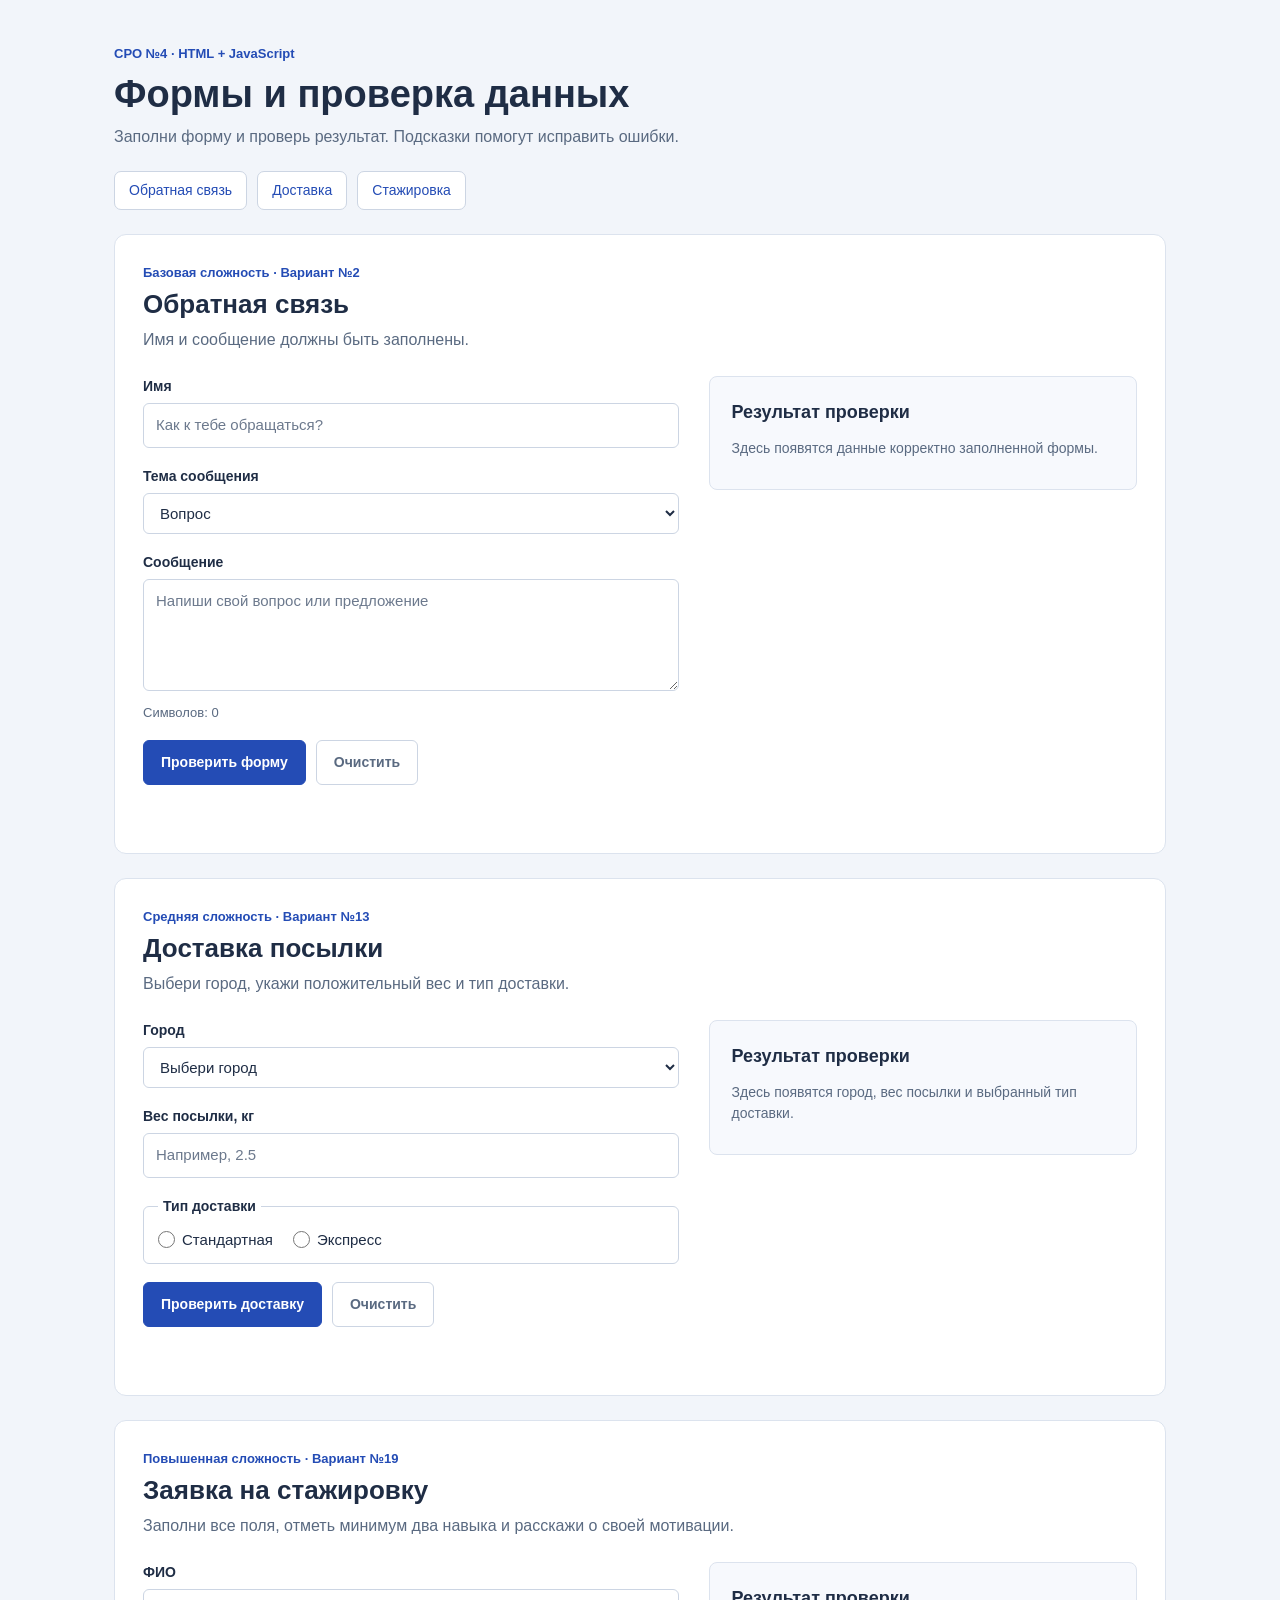
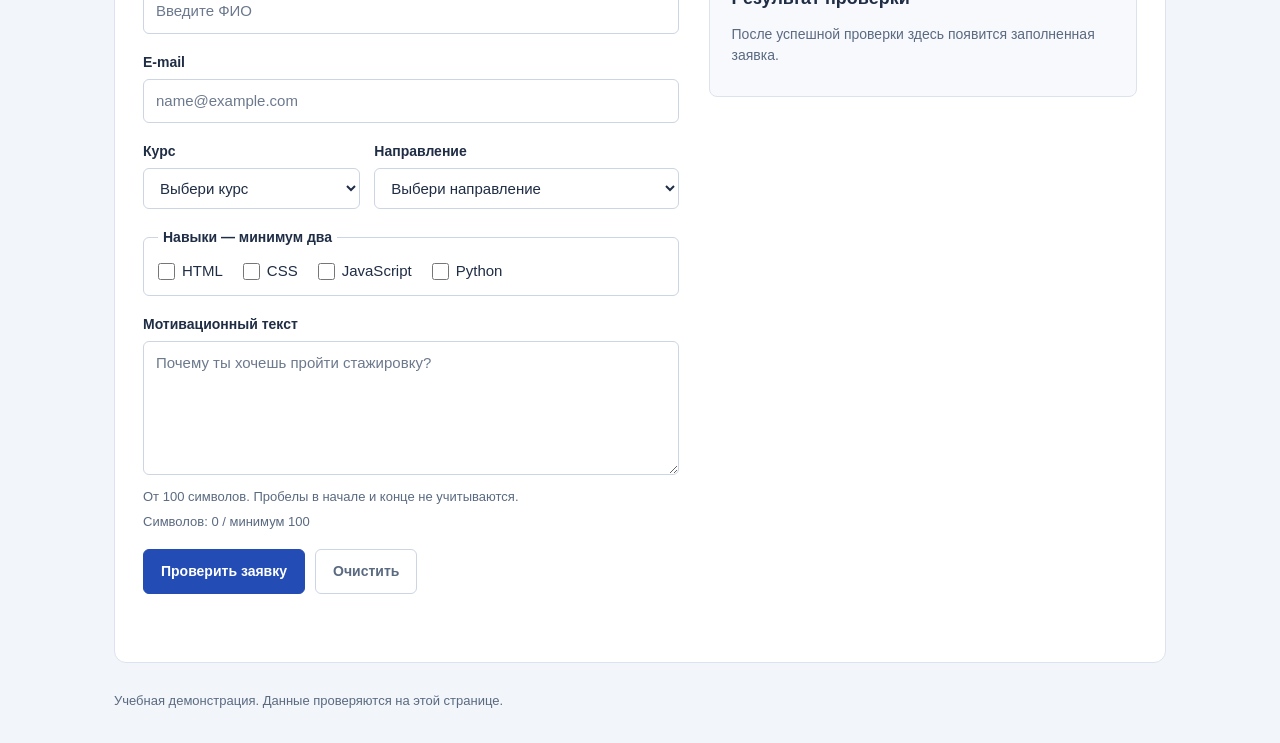
<file: Lab4/index.html>
<!DOCTYPE html>
<html lang="ru">
<head>
  <meta charset="UTF-8">
  <meta name="viewport" content="width=device-width, initial-scale=1.0">
  <title>СРО №4 — Формы и валидация</title>
  <link rel="stylesheet" href="style.css">
  <script src="script.js" defer></script>
</head>
<body>
  <header class="page-header">
    <p class="eyebrow">СРО №4 · HTML + JavaScript</p>
    <h1>Формы и проверка данных</h1>
    <p>Заполни форму и проверь результат. Подсказки помогут исправить ошибки.</p>
    <nav aria-label="Задания">
      <a href="#feedback-section">Обратная связь</a>
      <a href="#delivery-section">Доставка</a>
      <a href="#internship-section">Стажировка</a>
    </nav>
  </header>

  <main>
    <section class="task-card" id="feedback-section" aria-labelledby="feedback-heading">
      <div class="task-heading">
        <p class="eyebrow">Базовая сложность · Вариант №2</p>
        <h2 id="feedback-heading">Обратная связь</h2>
        <p>Имя и сообщение должны быть заполнены.</p>
      </div>
      <div class="task-layout">
        <form id="feedback-form" novalidate>
          <div class="field">
            <label for="feedback-name">Имя</label>
            <input id="feedback-name" name="name" type="text" placeholder="Как к тебе обращаться?" autocomplete="given-name" aria-describedby="feedback-name-error">
            <p class="field-error" id="feedback-name-error"></p>
          </div>
          <div class="field">
            <label for="feedback-topic">Тема сообщения</label>
            <select id="feedback-topic" name="topic">
              <option value="Вопрос">Вопрос</option>
              <option value="Предложение">Предложение</option>
              <option value="Отзыв">Отзыв</option>
            </select>
          </div>
          <div class="field">
            <label for="feedback-message">Сообщение</label>
            <textarea id="feedback-message" name="message" rows="4" placeholder="Напиши свой вопрос или предложение" aria-describedby="feedback-message-error feedback-counter"></textarea>
            <p class="field-help" id="feedback-counter">Символов: 0</p>
            <p class="field-error" id="feedback-message-error"></p>
          </div>
          <div class="actions">
            <button type="submit">Проверить форму</button>
            <button type="reset" class="secondary">Очистить</button>
          </div>
          <p class="form-status" id="feedback-status" role="status"></p>
        </form>
        <aside class="result-panel" id="feedback-result" aria-live="polite">
          <h3>Результат проверки</h3>
          <p>Здесь появятся данные корректно заполненной формы.</p>
        </aside>
      </div>
    </section>

    <section class="task-card" id="delivery-section" aria-labelledby="delivery-heading">
      <div class="task-heading">
        <p class="eyebrow">Средняя сложность · Вариант №13</p>
        <h2 id="delivery-heading">Доставка посылки</h2>
        <p>Выбери город, укажи положительный вес и тип доставки.</p>
      </div>
      <div class="task-layout">
        <form id="delivery-form" novalidate>
          <div class="field">
            <label for="delivery-city">Город</label>
            <select id="delivery-city" name="city" aria-describedby="delivery-city-error">
              <option value="">Выбери город</option>
              <option value="Алматы">Алматы</option>
              <option value="Астана">Астана</option>
              <option value="Шымкент">Шымкент</option>
            </select>
            <p class="field-error" id="delivery-city-error"></p>
          </div>
          <div class="field">
            <label for="delivery-weight">Вес посылки, кг</label>
            <input id="delivery-weight" name="weight" type="number" step="any" placeholder="Например, 2.5" aria-describedby="delivery-weight-error">
            <p class="field-error" id="delivery-weight-error"></p>
          </div>
          <fieldset id="delivery-type" aria-describedby="delivery-type-error">
            <legend>Тип доставки</legend>
            <div class="choices">
              <label class="choice"><input type="radio" name="deliveryType" value="Стандартная"> Стандартная</label>
              <label class="choice"><input type="radio" name="deliveryType" value="Экспресс"> Экспресс</label>
            </div>
            <p class="field-error" id="delivery-type-error"></p>
          </fieldset>
          <div class="actions">
            <button type="submit">Проверить доставку</button>
            <button type="reset" class="secondary">Очистить</button>
          </div>
          <p class="form-status" id="delivery-status" role="status"></p>
        </form>
        <aside class="result-panel" id="delivery-result" aria-live="polite">
          <h3>Результат проверки</h3>
          <p>Здесь появятся город, вес посылки и выбранный тип доставки.</p>
        </aside>
      </div>
    </section>

    <section class="task-card" id="internship-section" aria-labelledby="internship-heading">
      <div class="task-heading">
        <p class="eyebrow">Повышенная сложность · Вариант №19</p>
        <h2 id="internship-heading">Заявка на стажировку</h2>
        <p>Заполни все поля, отметь минимум два навыка и расскажи о своей мотивации.</p>
      </div>
      <div class="task-layout">
        <form id="internship-form" novalidate>
          <div class="field">
            <label for="internship-name">ФИО</label>
            <input id="internship-name" name="fullName" type="text" placeholder="Введите ФИО" autocomplete="name" aria-describedby="internship-name-error">
            <p class="field-error" id="internship-name-error"></p>
          </div>
          <div class="field">
            <label for="internship-email">E-mail</label>
            <input id="internship-email" name="email" type="email" placeholder="name@example.com" autocomplete="email" aria-describedby="internship-email-error">
            <p class="field-error" id="internship-email-error"></p>
          </div>
          <div class="field-row">
            <div class="field">
              <label for="internship-course">Курс</label>
              <select id="internship-course" name="course" aria-describedby="internship-course-error">
                <option value="">Выбери курс</option>
                <option value="1">1 курс</option>
                <option value="2">2 курс</option>
                <option value="3">3 курс</option>
                <option value="4">4 курс</option>
              </select>
              <p class="field-error" id="internship-course-error"></p>
            </div>
            <div class="field">
              <label for="internship-direction">Направление</label>
              <select id="internship-direction" name="direction" aria-describedby="internship-direction-error">
                <option value="">Выбери направление</option>
                <option value="Веб-разработка">Веб-разработка</option>
                <option value="Анализ данных">Анализ данных</option>
                <option value="Тестирование">Тестирование</option>
              </select>
              <p class="field-error" id="internship-direction-error"></p>
            </div>
          </div>
          <fieldset id="internship-skills" aria-describedby="internship-skills-error">
            <legend>Навыки — минимум два</legend>
            <div class="choices skills">
              <label class="choice"><input type="checkbox" name="skills" value="HTML"> HTML</label>
              <label class="choice"><input type="checkbox" name="skills" value="CSS"> CSS</label>
              <label class="choice"><input type="checkbox" name="skills" value="JavaScript"> JavaScript</label>
              <label class="choice"><input type="checkbox" name="skills" value="Python"> Python</label>
            </div>
            <p class="field-error" id="internship-skills-error"></p>
          </fieldset>
          <div class="field">
            <label for="internship-motivation">Мотивационный текст</label>
            <textarea id="internship-motivation" name="motivation" rows="5" placeholder="Почему ты хочешь пройти стажировку?" aria-describedby="motivation-help internship-counter internship-motivation-error"></textarea>
            <p class="field-help" id="motivation-help">От 100 символов. Пробелы в начале и конце не учитываются.</p>
            <p class="field-help" id="internship-counter">Символов: 0 / минимум 100</p>
            <p class="field-error" id="internship-motivation-error"></p>
          </div>
          <div class="actions">
            <button type="submit">Проверить заявку</button>
            <button type="reset" class="secondary">Очистить</button>
          </div>
          <p class="form-status" id="internship-status" role="status"></p>
        </form>
        <aside class="result-panel" id="internship-result" aria-live="polite">
          <h3>Результат проверки</h3>
          <p>После успешной проверки здесь появится заполненная заявка.</p>
        </aside>
      </div>
    </section>
  </main>
  <footer>Учебная демонстрация. Данные проверяются на этой странице.</footer>
</body>
</html>
</file>
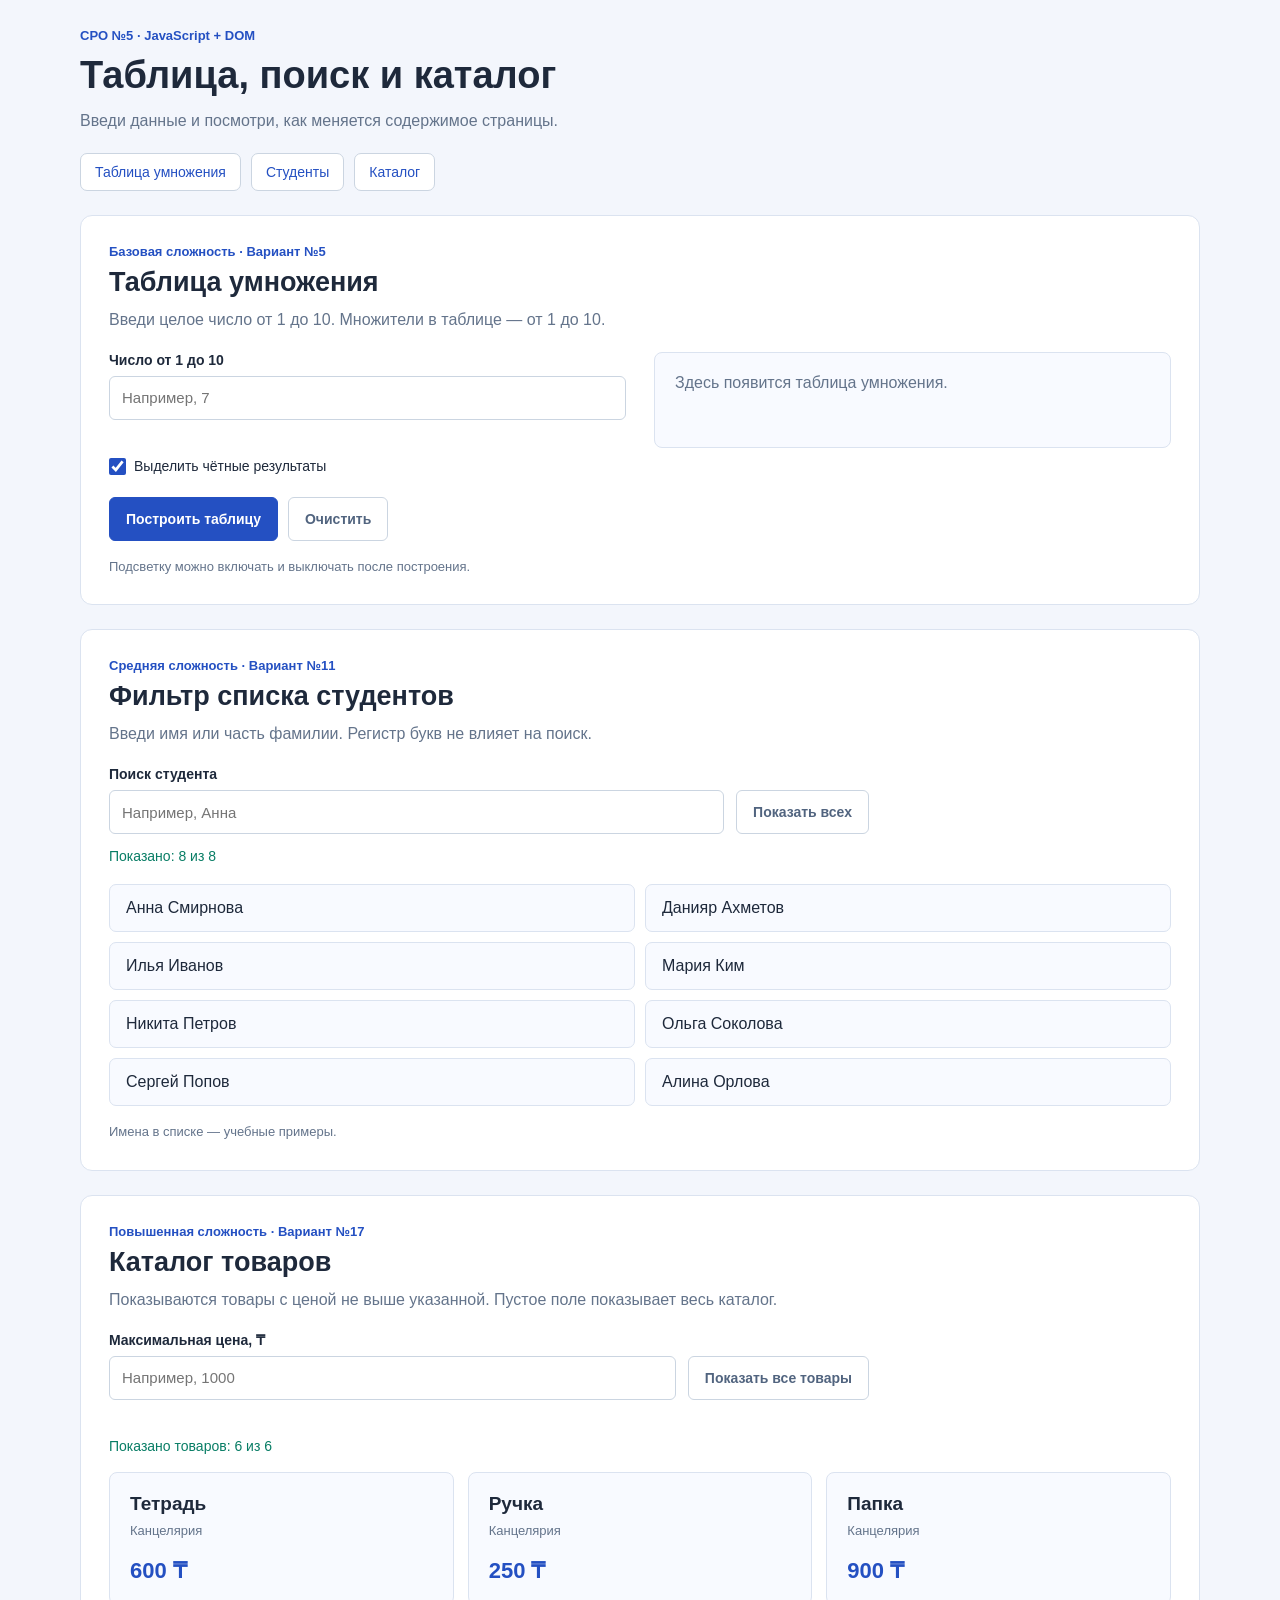
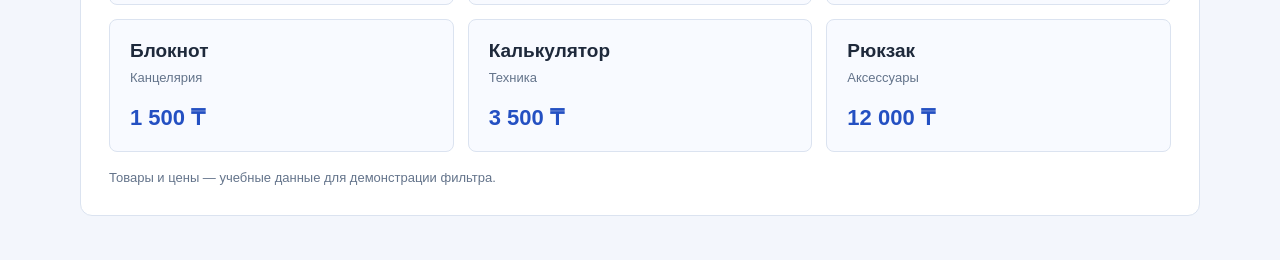
<file: Lab5/index.html>
<!DOCTYPE html>
<html lang="ru">
<head>
  <meta charset="UTF-8">
  <meta name="viewport" content="width=device-width, initial-scale=1.0">
  <title>СРО №5 — JavaScript и DOM</title>
  <link rel="stylesheet" href="style.css">
  <script src="script.js" defer></script>
</head>
<body>
  <main class="page">
    <header class="page-header">
      <p class="eyebrow">СРО №5 · JavaScript + DOM</p>
      <h1>Таблица, поиск и каталог</h1>
      <p class="lead">Введи данные и посмотри, как меняется содержимое страницы.</p>
      <nav aria-label="Задания">
        <a href="#multiplication">Таблица умножения</a>
        <a href="#students">Студенты</a>
        <a href="#catalog">Каталог</a>
      </nav>
    </header>

    <noscript><p class="notice">Для работы заданий включи JavaScript в браузере.</p></noscript>

    <section class="task" id="multiplication" aria-labelledby="table-title">
      <p class="eyebrow">Базовая сложность · Вариант №5</p>
      <h2 id="table-title">Таблица умножения</h2>
      <p class="hint">Введи целое число от 1 до 10. Множители в таблице — от 1 до 10.</p>
      <div class="two-columns">
        <form id="table-form" novalidate>
          <label for="table-number">Число от 1 до 10</label>
          <input id="table-number" name="number" type="number" min="1" max="10" step="1"
                 placeholder="Например, 7" aria-describedby="table-error">
          <p class="error" id="table-error" role="alert"></p>

          <label class="checkbox-label" for="highlight-even">
            <input id="highlight-even" type="checkbox" checked>
            Выделить чётные результаты
          </label>

          <div class="buttons">
            <button type="submit">Построить таблицу</button>
            <button class="secondary" id="table-clear" type="button">Очистить</button>
          </div>
          <p class="hint small">Подсветку можно включать и выключать после построения.</p>
        </form>

        <div class="result-panel">
          <p id="table-placeholder" class="hint">Здесь появится таблица умножения.</p>
          <div id="table-result" hidden>
            <table>
              <caption id="table-caption"></caption>
              <thead><tr><th scope="col">Пример</th><th scope="col">Результат</th></tr></thead>
              <tbody id="table-body"></tbody>
            </table>
          </div>
          <p class="status" id="table-status" role="status"></p>
        </div>
      </div>
    </section>

    <section class="task" id="students" aria-labelledby="students-title">
      <p class="eyebrow">Средняя сложность · Вариант №11</p>
      <h2 id="students-title">Фильтр списка студентов</h2>
      <p class="hint" id="student-hint">Введи имя или часть фамилии. Регистр букв не влияет на поиск.</p>

      <div class="search-controls">
        <div>
          <label for="student-search">Поиск студента</label>
          <input id="student-search" type="search" placeholder="Например, Анна"
                 aria-describedby="student-hint">
        </div>
        <button class="secondary" id="student-clear" type="button">Показать всех</button>
      </div>

      <p class="status" id="student-count" role="status">Показано: 8 из 8</p>
      <ul id="student-list" class="student-list">
        <li>Анна Смирнова</li>
        <li>Данияр Ахметов</li>
        <li>Илья Иванов</li>
        <li>Мария Ким</li>
        <li>Никита Петров</li>
        <li>Ольга Соколова</li>
        <li>Сергей Попов</li>
        <li>Алина Орлова</li>
      </ul>
      <p class="empty-message" id="student-empty" hidden>Студенты не найдены. Попробуй другой запрос.</p>
      <p class="hint small">Имена в списке — учебные примеры.</p>
    </section>

    <section class="task" id="catalog" aria-labelledby="catalog-title">
      <p class="eyebrow">Повышенная сложность · Вариант №17</p>
      <h2 id="catalog-title">Каталог товаров</h2>
      <p class="hint" id="price-hint">Показываются товары с ценой не выше указанной. Пустое поле показывает весь каталог.</p>

      <div class="search-controls">
        <div>
          <label for="max-price">Максимальная цена, ₸</label>
          <input id="max-price" type="number" min="0" step="any" placeholder="Например, 1000"
                 aria-describedby="price-hint price-error">
        </div>
        <button class="secondary" id="product-clear" type="button">Показать все товары</button>
      </div>
      <p class="error" id="price-error" role="alert"></p>
      <p class="status" id="product-count" role="status"></p>
      <div class="product-grid" id="product-list"></div>
      <p class="empty-message" id="product-empty" hidden>Товаров с такой ценой нет. Увеличь максимальную цену.</p>
      <p class="hint small">Товары и цены — учебные данные для демонстрации фильтра.</p>
    </section>
  </main>
</body>
</html>
</file>
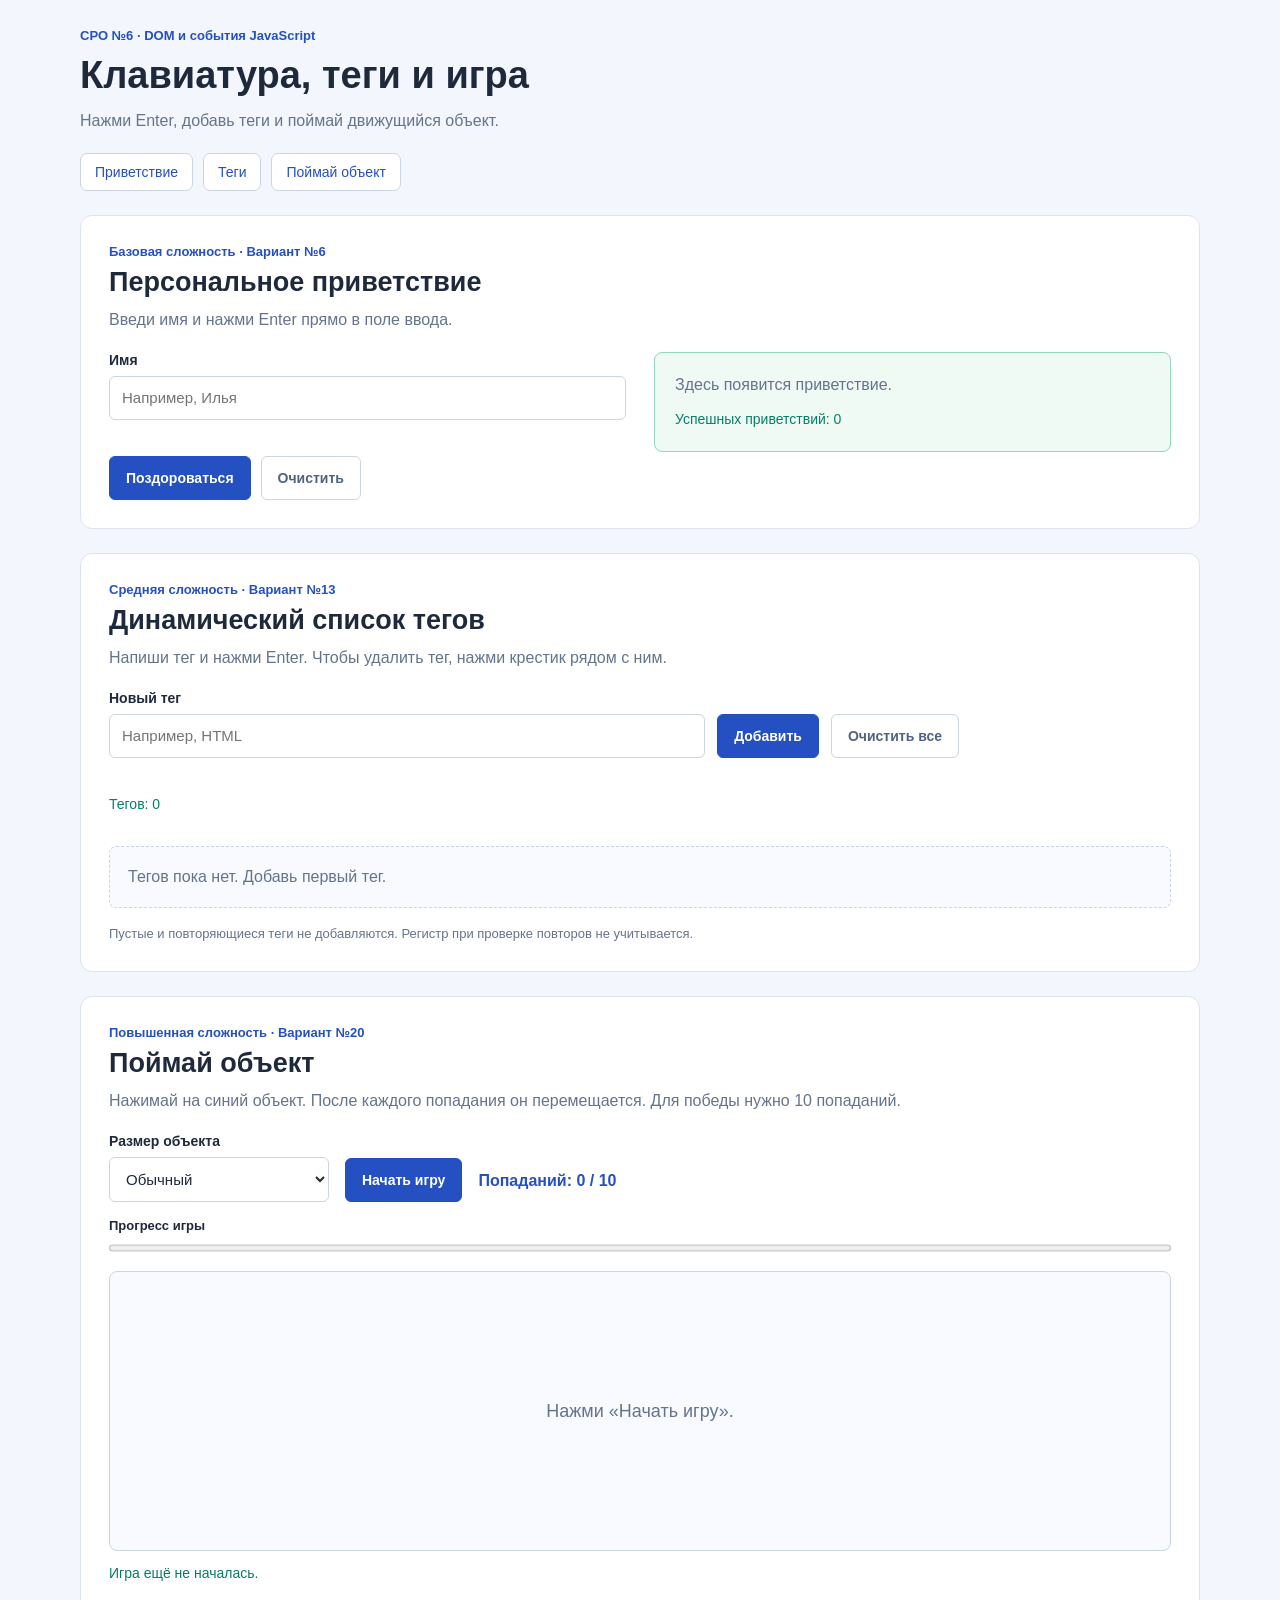
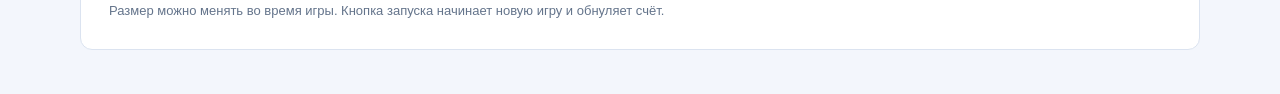
<file: Lab6_DOM/index.html>
<!DOCTYPE html>
<html lang="ru">
<head>
  <meta charset="UTF-8">
  <meta name="viewport" content="width=device-width, initial-scale=1.0">
  <title>СРО №6 — DOM и события</title>
  <link rel="stylesheet" href="style.css">
  <script src="script.js" defer></script>
</head>
<body>
  <main class="page">
    <header class="page-header">
      <p class="eyebrow">СРО №6 · DOM и события JavaScript</p>
      <h1>Клавиатура, теги и игра</h1>
      <p class="lead">Нажми Enter, добавь теги и поймай движущийся объект.</p>
      <nav aria-label="Задания">
        <a href="#greeting">Приветствие</a>
        <a href="#tags">Теги</a>
        <a href="#game">Поймай объект</a>
      </nav>
    </header>

    <noscript><p class="notice">Для работы заданий включи JavaScript в браузере.</p></noscript>

    <section class="task" id="greeting" aria-labelledby="greeting-title">
      <p class="eyebrow">Базовая сложность · Вариант №6</p>
      <h2 id="greeting-title">Персональное приветствие</h2>
      <p class="hint" id="greeting-hint">Введи имя и нажми Enter прямо в поле ввода.</p>
      <div class="two-columns">
        <form id="greeting-form" novalidate>
          <label for="greeting-name">Имя</label>
          <input id="greeting-name" name="name" type="text" placeholder="Например, Илья"
                 aria-describedby="greeting-hint greeting-error">
          <p class="error" id="greeting-error" role="alert"></p>
          <div class="buttons">
            <button type="submit">Поздороваться</button>
            <button class="secondary" id="greeting-clear" type="button">Очистить</button>
          </div>
        </form>
        <div class="result-panel">
          <p class="hint" id="greeting-placeholder">Здесь появится приветствие.</p>
          <p class="greeting-output" id="greeting-result" role="status" hidden></p>
          <p class="status" id="greeting-count">Успешных приветствий: 0</p>
        </div>
      </div>
    </section>

    <section class="task" id="tags" aria-labelledby="tags-title">
      <p class="eyebrow">Средняя сложность · Вариант №13</p>
      <h2 id="tags-title">Динамический список тегов</h2>
      <p class="hint" id="tag-hint">Напиши тег и нажми Enter. Чтобы удалить тег, нажми крестик рядом с ним.</p>
      <form id="tag-form" novalidate>
        <div class="tag-controls">
          <div>
            <label for="tag-input">Новый тег</label>
            <input id="tag-input" name="tag" type="text" placeholder="Например, HTML"
                   aria-describedby="tag-hint tag-error">
          </div>
          <button type="submit">Добавить</button>
          <button class="secondary" id="tag-clear" type="button">Очистить все</button>
        </div>
        <p class="error" id="tag-error" role="alert"></p>
      </form>
      <p class="status" id="tag-count" role="status">Тегов: 0</p>
      <ul class="tag-list" id="tag-list" aria-label="Добавленные теги"></ul>
      <p class="empty-message" id="tag-empty">Тегов пока нет. Добавь первый тег.</p>
      <p class="hint small">Пустые и повторяющиеся теги не добавляются. Регистр при проверке повторов не учитывается.</p>
    </section>

    <section class="task" id="game" aria-labelledby="game-title">
      <p class="eyebrow">Повышенная сложность · Вариант №20</p>
      <h2 id="game-title">Поймай объект</h2>
      <p class="hint">Нажимай на синий объект. После каждого попадания он перемещается. Для победы нужно 10 попаданий.</p>
      <div class="game-controls">
        <div>
          <label for="target-size">Размер объекта</label>
          <select id="target-size">
            <option value="normal">Обычный</option>
            <option value="small">Маленький</option>
          </select>
        </div>
        <button type="button" id="game-start">Начать игру</button>
        <p class="score" id="game-score" role="status">Попаданий: 0 / 10</p>
      </div>
      <label class="small" for="game-progress">Прогресс игры</label>
      <progress id="game-progress" value="0" max="10">0 из 10</progress>
      <div class="game-board" id="game-board" aria-label="Игровое поле">
        <p class="board-message" id="game-placeholder">Нажми «Начать игру».</p>
      </div>
      <p class="status" id="game-status" role="status">Игра ещё не началась.</p>
      <p class="hint small">Размер можно менять во время игры. Кнопка запуска начинает новую игру и обнуляет счёт.</p>
    </section>
  </main>
</body>
</html>
</file>
<file: Lab4/style.css>
/* Общие настройки страницы. Внешние библиотеки и шрифты не нужны. */
* { box-sizing: border-box; }

:root {
  color-scheme: light;
  --accent: #244cb5;
  --ink: #1f2d45;
  --muted: #5a6a81;
  --line: #ccd5e3;
  --error: #b22d35;
  --success: #1d6747;
}

body {
  margin: 0;
  background: #f2f5fa;
  color: var(--ink);
  font-family: "Segoe UI", Arial, sans-serif;
  font-size: 16px;
  line-height: 1.5;
}

.page-header, main, footer {
  max-width: 1100px;
  margin: 0 auto;
  padding: 0 24px;
}

.page-header { padding-top: 44px; padding-bottom: 24px; }
h1 { margin: 8px 0; font-size: clamp(27px, 4vw, 38px); line-height: 1.2; }
h2 { margin: 5px 0; font-size: 26px; line-height: 1.25; }
h3 { margin: 0 0 12px; font-size: 18px; }
p { margin: 8px 0; }
.eyebrow { margin: 0; color: var(--accent); font-size: 13px; font-weight: 700; }
.page-header > p:not(.eyebrow), .task-heading > p:not(.eyebrow) { color: var(--muted); }
nav { display: flex; flex-wrap: wrap; gap: 10px; margin-top: 22px; }
nav a { padding: 8px 14px; border: 1px solid var(--line); border-radius: 7px; color: var(--accent); background: white; text-decoration: none; font-size: 14px; }
nav a:hover { border-color: var(--accent); }

.task-card {
  padding: 28px;
  margin-bottom: 24px;
  border: 1px solid #dce3ee;
  border-radius: 12px;
  background: white;
  scroll-margin-top: 20px;
}

.task-heading { margin-bottom: 24px; }
.task-layout { display: grid; grid-template-columns: minmax(0, 1.25fr) minmax(0, 1fr); gap: 30px; align-items: start; }
.field { margin-bottom: 18px; min-width: 0; }
.field > label { display: block; margin-bottom: 6px; font-size: 14px; font-weight: 600; }
.field-row { display: grid; grid-template-columns: 1fr 1.4fr; gap: 14px; }

input[type="text"], input[type="email"], input[type="number"], select, textarea {
  width: 100%;
  padding: 10px 12px;
  border: 1px solid var(--line);
  border-radius: 6px;
  background: white;
  color: var(--ink);
  font: inherit;
  font-size: 15px;
}

textarea { resize: vertical; min-height: 110px; }
input::placeholder, textarea::placeholder { color: #6c798d; }
:focus-visible { outline: 3px solid #b5c8fa; outline-offset: 2px; }
input[aria-invalid="true"], select[aria-invalid="true"], textarea[aria-invalid="true"], fieldset[aria-invalid="true"] { border-color: var(--error); background: #fff8f8; }

fieldset { margin: 0 0 18px; padding: 12px 14px; border: 1px solid var(--line); border-radius: 6px; }
legend { padding: 0 5px; font-size: 14px; font-weight: 600; }
.choices { display: flex; flex-wrap: wrap; gap: 12px 20px; }
.choice { display: inline-flex; gap: 7px; align-items: center; font-size: 15px; cursor: pointer; }
.choice input { width: 17px; height: 17px; margin: 0; accent-color: var(--accent); }
.field-error { margin: 5px 0 0; color: var(--error); font-size: 13px; }
.field-error:empty { display: none; }
.field-help { margin: 5px 0 0; color: var(--muted); font-size: 13px; }
.field-help.enough { color: var(--success); }

.actions { display: flex; flex-wrap: wrap; gap: 10px; }
button { padding: 11px 17px; border: 1px solid var(--accent); border-radius: 6px; background: var(--accent); color: white; font: inherit; font-size: 14px; font-weight: 600; cursor: pointer; }
button:hover { background: #1c3c91; }
button.secondary { border-color: var(--line); background: white; color: var(--muted); }
button.secondary:hover { background: #f2f5fa; }
.form-status { min-height: 20px; margin-top: 12px; font-size: 14px; color: var(--error); }
.form-status.success { color: var(--success); }

.result-panel { padding: 22px; border: 1px solid #dce3ee; border-radius: 8px; background: #f7f9fd; overflow-wrap: anywhere; }
.result-panel > p { color: var(--muted); font-size: 14px; }
.result-panel.success { border-color: #9bcbb4; background: #f1faf5; }
.result-panel.success h3 { color: var(--success); }
dl { margin: 0; }
dt { margin-top: 14px; color: var(--muted); font-size: 12px; font-weight: 600; }
dd { margin: 3px 0 0; font-size: 15px; white-space: pre-wrap; }
footer { padding-top: 4px; padding-bottom: 32px; color: var(--muted); font-size: 13px; }

@media (max-width: 720px) {
  .page-header, main, footer { padding-left: 16px; padding-right: 16px; }
  .page-header { padding-top: 28px; }
  .task-card { padding: 20px; }
  .task-layout { grid-template-columns: 1fr; gap: 14px; }
  .field-row { grid-template-columns: 1fr; gap: 0; }
  h2 { font-size: 23px; }
}
</file>
<file: Lab5/style.css>
:root {
  color-scheme: light;
  font-family: "Segoe UI", Arial, sans-serif;
  color: #1e293b;
  background: #f3f6fc;
  font-size: 16px;
}

* { box-sizing: border-box; }
[hidden] { display: none !important; }
body { margin: 0; }
.page { width: min(1120px, calc(100% - 40px)); margin: 28px auto 44px; }
.page-header { margin-bottom: 24px; }
h1 { font-size: clamp(28px, 4vw, 38px); margin: 10px 0; line-height: 1.2; }
h2 { font-size: 27px; margin: 8px 0 10px; }
.eyebrow { color: #2450c2; font-weight: 700; font-size: 13px; margin: 0; }
.lead, .hint { color: #64748b; line-height: 1.5; }
.lead { margin: 0 0 20px; }
.hint { margin: 0 0 20px; }
.small { font-size: 13px; margin: 16px 0 0; }
nav { display: flex; flex-wrap: wrap; gap: 10px; }
nav a { color: #2450c2; text-decoration: none; border: 1px solid #cbd5e1; border-radius: 7px; padding: 10px 14px; background: #fff; font-size: 14px; }
nav a:hover { background: #eaf0ff; }
.task { background: #fff; border: 1px solid #dbe3f0; border-radius: 12px; padding: 28px; margin-bottom: 24px; scroll-margin-top: 20px; }
.two-columns { display: grid; grid-template-columns: 1fr 1fr; gap: 28px; align-items: start; }
label { display: block; font-size: 14px; font-weight: 600; margin-bottom: 8px; }
input[type="number"], input[type="search"] { width: 100%; font: inherit; font-size: 15px; color: inherit; border: 1px solid #cbd5e1; border-radius: 6px; padding: 12px; min-height: 44px; background: #fff; }
input:focus-visible, button:focus-visible, a:focus-visible { outline: 3px solid #bfdbfe; outline-offset: 2px; }
input[aria-invalid="true"] { border-color: #dc2626; background: #fff7f7; }
.checkbox-label { display: flex; align-items: center; gap: 8px; line-height: 1.5; font-weight: 400; margin: 10px 0 20px; }
.checkbox-label input { width: 17px; height: 17px; margin: 0; accent-color: #2450c2; }
.buttons { display: flex; flex-wrap: wrap; gap: 10px; }
button { border: 1px solid #2450c2; border-radius: 6px; padding: 12px 16px; min-height: 44px; font: inherit; font-size: 14px; font-weight: 600; color: #fff; background: #2450c2; cursor: pointer; }
button:hover { background: #1e40af; }
button.secondary { color: #51647f; background: #fff; border-color: #cbd5e1; }
button.secondary:hover { background: #f1f5f9; }
.error { color: #b91c1c; font-size: 13px; min-height: 18px; margin: 6px 0 12px; }
.status { color: #087d65; font-size: 14px; margin: 14px 0; min-height: 20px; }
.result-panel { padding: 18px 20px; border: 1px solid #dbe3f0; border-radius: 8px; background: #f8faff; }
.result-panel .hint { margin: 0; }
.result-panel .status { margin-bottom: 0; }
table { width: 100%; border-collapse: collapse; font-size: 15px; }
caption { text-align: left; font-weight: 700; font-size: 18px; margin-bottom: 14px; }
th, td { padding: 8px 12px; text-align: left; border-bottom: 1px solid #dbe3f0; }
thead th { color: #51647f; font-size: 13px; }
tbody th { font-weight: 400; }
tbody td { font-weight: 600; }
tr.is-even { background: #e8f7ee; }
tbody tr:last-child th, tbody tr:last-child td { border-bottom: 0; }
.search-controls { display: grid; grid-template-columns: minmax(0, 1fr) auto; align-items: end; gap: 12px; max-width: 760px; }
.student-list { display: grid; grid-template-columns: repeat(2, minmax(0, 1fr)); gap: 10px; list-style: none; padding: 0; margin: 16px 0 0; }
.student-list li { background: #f8faff; border: 1px solid #dbe3f0; border-radius: 7px; padding: 14px 16px; }
.empty-message { padding: 18px; background: #f8faff; border: 1px dashed #cbd5e1; border-radius: 7px; color: #64748b; margin: 14px 0 0; line-height: 1.5; }
.product-grid { display: grid; grid-template-columns: repeat(3, minmax(0, 1fr)); gap: 14px; }
.product-card { border: 1px solid #dbe3f0; border-radius: 8px; padding: 20px; background: #f8faff; }
.product-card h3 { margin: 0 0 8px; font-size: 19px; }
.product-category { color: #64748b; font-size: 13px; margin: 0 0 20px; }
.product-price { color: #2450c2; font-size: 22px; font-weight: 700; margin: 0; }
.notice { background: #fff7ed; border: 1px solid #fed7aa; border-radius: 7px; padding: 16px; }

@media (max-width: 720px) {
  .page { width: calc(100% - 24px); margin-top: 20px; }
  .task { padding: 20px; }
  .two-columns { grid-template-columns: 1fr; gap: 20px; }
  .search-controls { grid-template-columns: 1fr; }
  .search-controls button { justify-self: start; }
  .student-list, .product-grid { grid-template-columns: 1fr; }
  h2 { font-size: 24px; }
}
</file>
<file: Lab6_DOM/style.css>
:root {
  color-scheme: light;
  font-family: "Segoe UI", Arial, sans-serif;
  font-size: 16px;
  color: #1e293b;
  background: #f3f6fc;
}

* { box-sizing: border-box; }
[hidden] { display: none !important; }
body { margin: 0; }
.page { width: min(1120px, calc(100% - 40px)); margin: 28px auto 44px; }
.page-header { margin-bottom: 24px; }
.eyebrow { color: #2450c2; font-weight: 700; font-size: 13px; margin: 0; }
h1 { font-size: clamp(28px, 4vw, 38px); margin: 10px 0; line-height: 1.2; }
h2 { font-size: 27px; margin: 8px 0 10px; }
.lead, .hint { color: #64748b; line-height: 1.5; }
.lead { margin: 0 0 20px; }
.hint { margin: 0 0 20px; }
.small { font-size: 13px; margin: 16px 0 0; }
nav { display: flex; flex-wrap: wrap; gap: 10px; }
nav a { color: #2450c2; text-decoration: none; background: #fff; border: 1px solid #cbd5e1; border-radius: 7px; padding: 10px 14px; font-size: 14px; }
nav a:hover { background: #eaf0ff; }
.task { background: #fff; border: 1px solid #dbe3f0; border-radius: 12px; padding: 28px; margin-bottom: 24px; scroll-margin-top: 20px; }
.two-columns { display: grid; grid-template-columns: 1fr 1fr; gap: 28px; align-items: start; }
label { display: block; font-size: 14px; font-weight: 600; margin-bottom: 8px; }
input[type="text"], select { width: 100%; font: inherit; color: inherit; font-size: 15px; border: 1px solid #cbd5e1; border-radius: 6px; padding: 12px; min-height: 44px; background: #fff; }
input:focus-visible, select:focus-visible, button:focus-visible, a:focus-visible { outline: 3px solid #bfdbfe; outline-offset: 2px; }
input[aria-invalid="true"] { border-color: #dc2626; background: #fff7f7; }
.buttons { display: flex; flex-wrap: wrap; gap: 10px; }
button { border: 1px solid #2450c2; border-radius: 6px; padding: 12px 16px; min-height: 44px; color: #fff; background: #2450c2; font: inherit; font-size: 14px; font-weight: 600; cursor: pointer; }
button:hover { background: #1e40af; }
button.secondary { color: #51647f; background: #fff; border-color: #cbd5e1; }
button.secondary:hover { background: #f1f5f9; }
.error { color: #b91c1c; font-size: 13px; min-height: 18px; margin: 6px 0 12px; }
.status { color: #087d65; font-size: 14px; margin: 14px 0; min-height: 20px; }
.result-panel { background: #f0faf5; border: 1px solid #93d5b8; padding: 20px; border-radius: 8px; }
.result-panel .hint { margin: 0; }
.result-panel .status { margin-bottom: 0; }
.greeting-output { color: #087d65; font-size: 22px; font-weight: 700; margin: 0; overflow-wrap: anywhere; }
.tag-controls { display: grid; grid-template-columns: minmax(0, 1fr) auto auto; gap: 12px; align-items: end; max-width: 850px; }
.tag-list { display: flex; flex-wrap: wrap; gap: 10px; list-style: none; padding: 0; margin: 16px 0 0; }
.tag { display: inline-flex; align-items: center; gap: 12px; max-width: 100%; background: #eaf0ff; color: #2450c2; border: 1px solid #cbd9fa; border-radius: 7px; padding: 5px 5px 5px 14px; }
.tag-text { overflow-wrap: anywhere; min-width: 0; }
.tag-remove { display: grid; place-items: center; background: transparent; color: #2450c2; border: 0; padding: 0; width: 36px; height: 36px; min-height: 36px; flex-shrink: 0; font-size: 24px; line-height: 1; }
.tag-remove:hover { background: #d8e4ff; }
.empty-message { padding: 18px; background: #f8faff; border: 1px dashed #cbd5e1; border-radius: 7px; color: #64748b; margin: 14px 0 0; line-height: 1.5; }
.game-controls { display: flex; flex-wrap: wrap; gap: 16px; align-items: end; }
.game-controls > div { width: 220px; }
.score { margin: 0; padding: 12px 0; font-weight: 700; color: #2450c2; }
progress { display: block; width: 100%; height: 14px; margin: 8px 0 16px; accent-color: #2450c2; }
.game-board { position: relative; height: 280px; overflow: hidden; border: 1px solid #cbd5e1; border-radius: 8px; background: #f8faff; }
.board-message { position: absolute; inset: 0; display: grid; place-items: center; text-align: center; padding: 20px; margin: 0; color: #64748b; font-size: 18px; pointer-events: none; }
.game-target { position: absolute; width: 56px; height: 56px; min-height: 0; padding: 0; border-radius: 50%; font-size: 13px; box-shadow: 0 4px 12px #2450c233; touch-action: manipulation; }
.game-target.is-small { width: 36px; height: 36px; font-size: 10px; }
.game-board.is-finished { background: #f0faf5; border-color: #93d5b8; }
.game-board.is-finished .board-message { color: #087d65; font-weight: 700; }
.notice { background: #fff7ed; border: 1px solid #fed7aa; border-radius: 7px; padding: 16px; }

@media (max-width: 720px) {
  .page { width: calc(100% - 24px); margin-top: 20px; }
  .task { padding: 20px; }
  .two-columns { grid-template-columns: 1fr; gap: 20px; }
  .tag-controls { grid-template-columns: 1fr 1fr; }
  .tag-controls > div { grid-column: 1 / -1; }
  .game-controls { gap: 12px; }
  .game-board { height: 260px; }
  h2 { font-size: 24px; }
}
</file>
